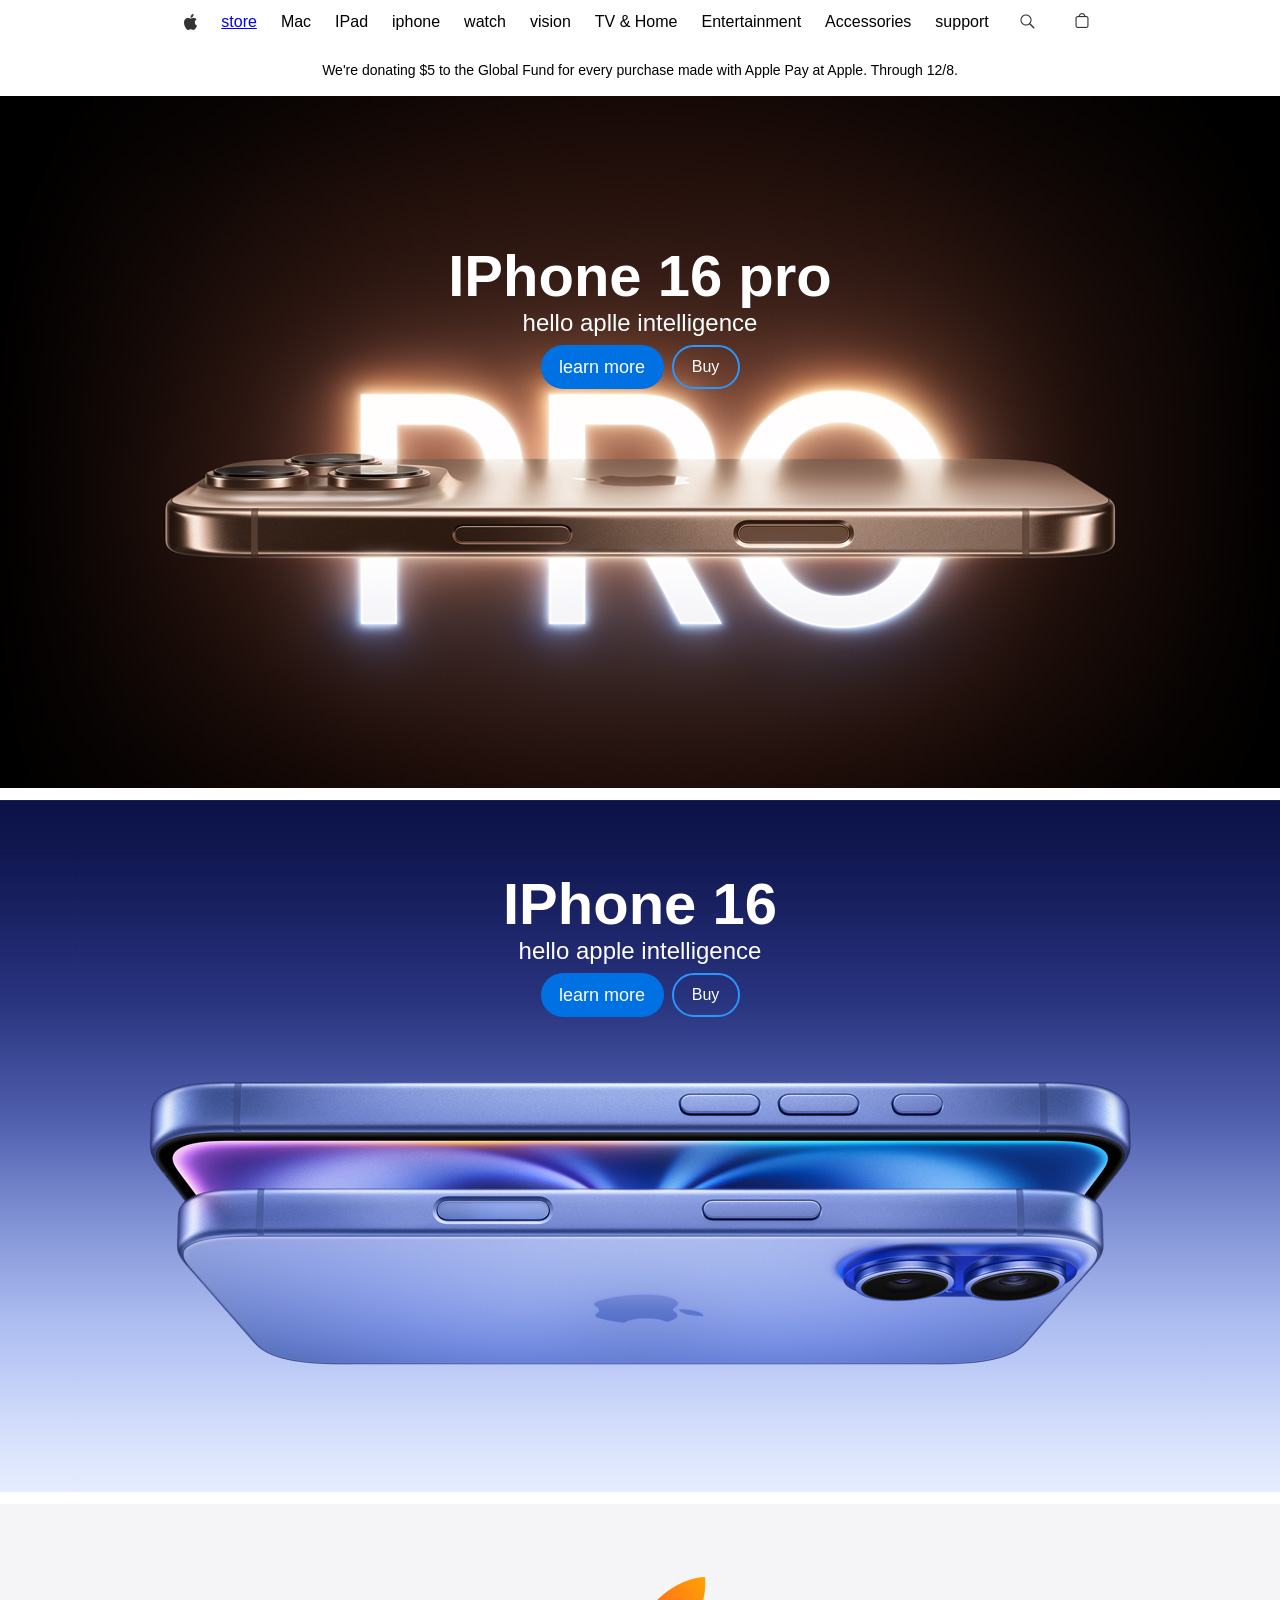
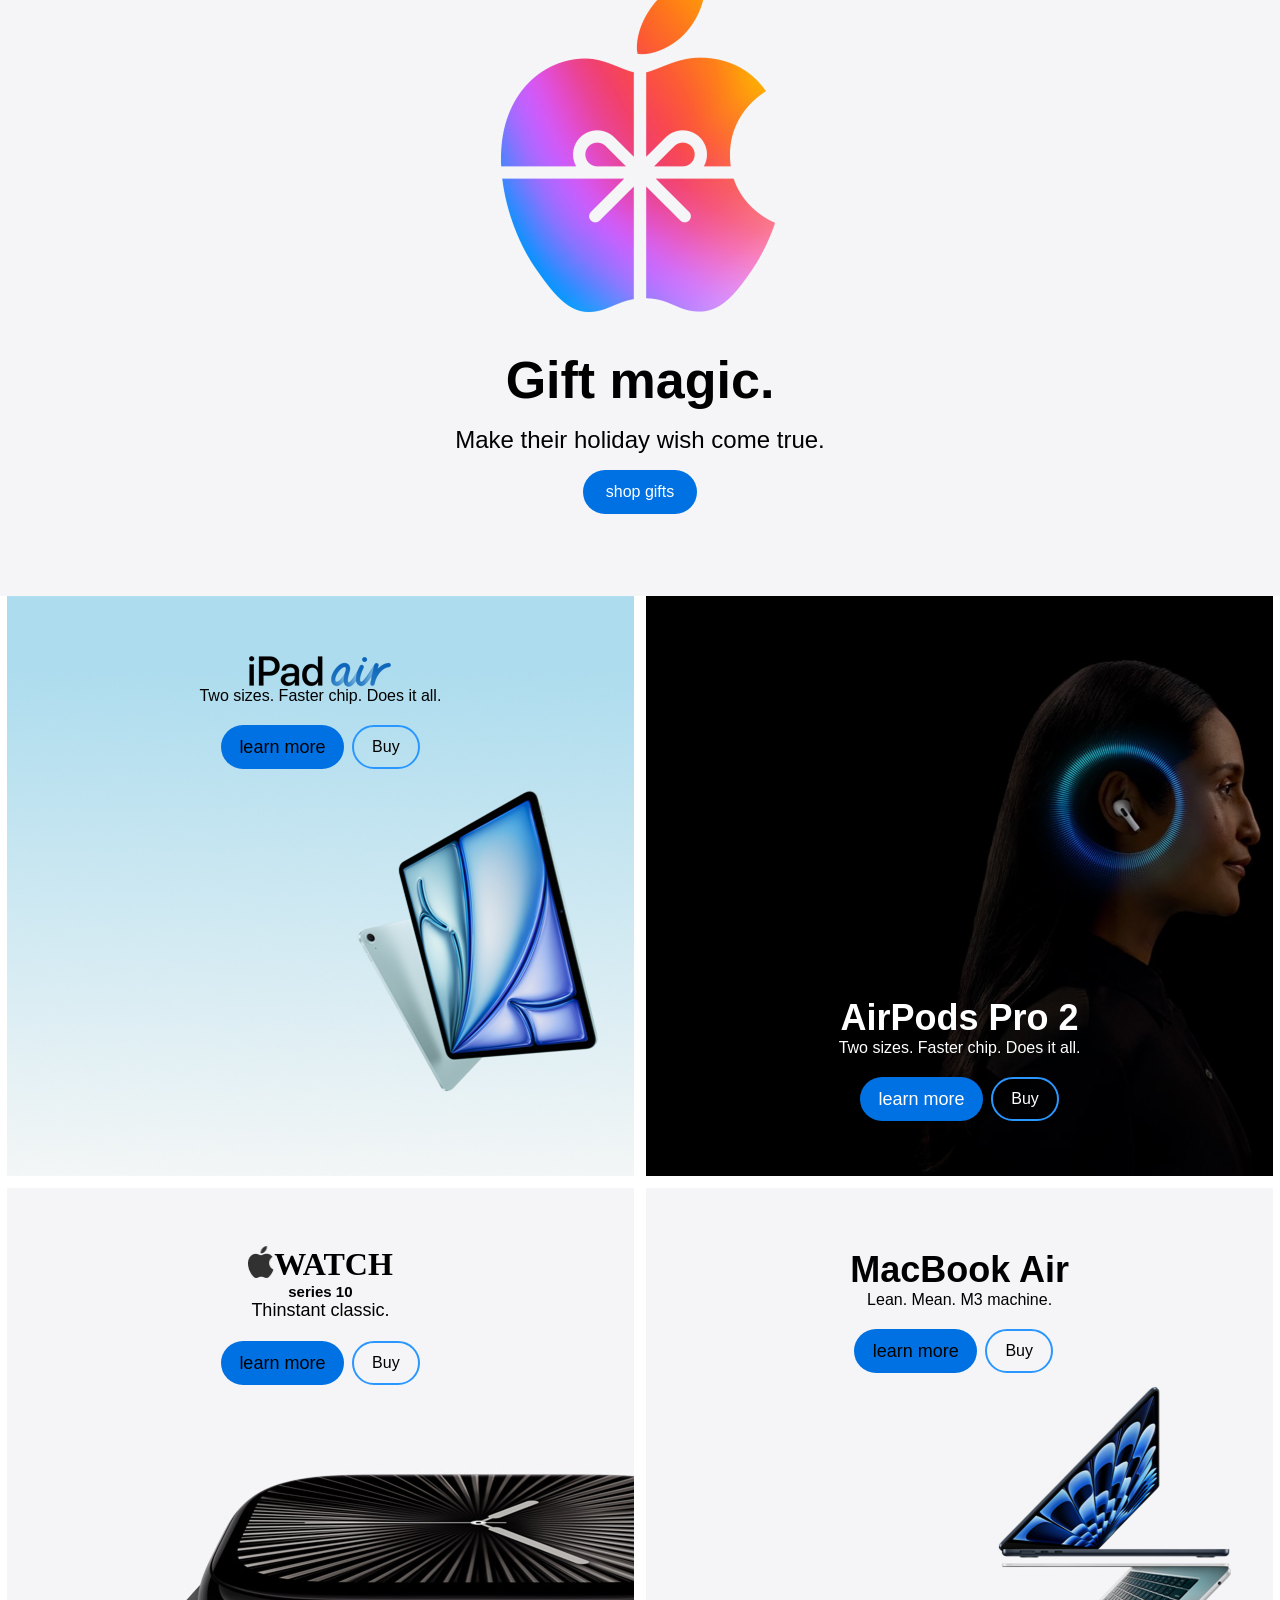
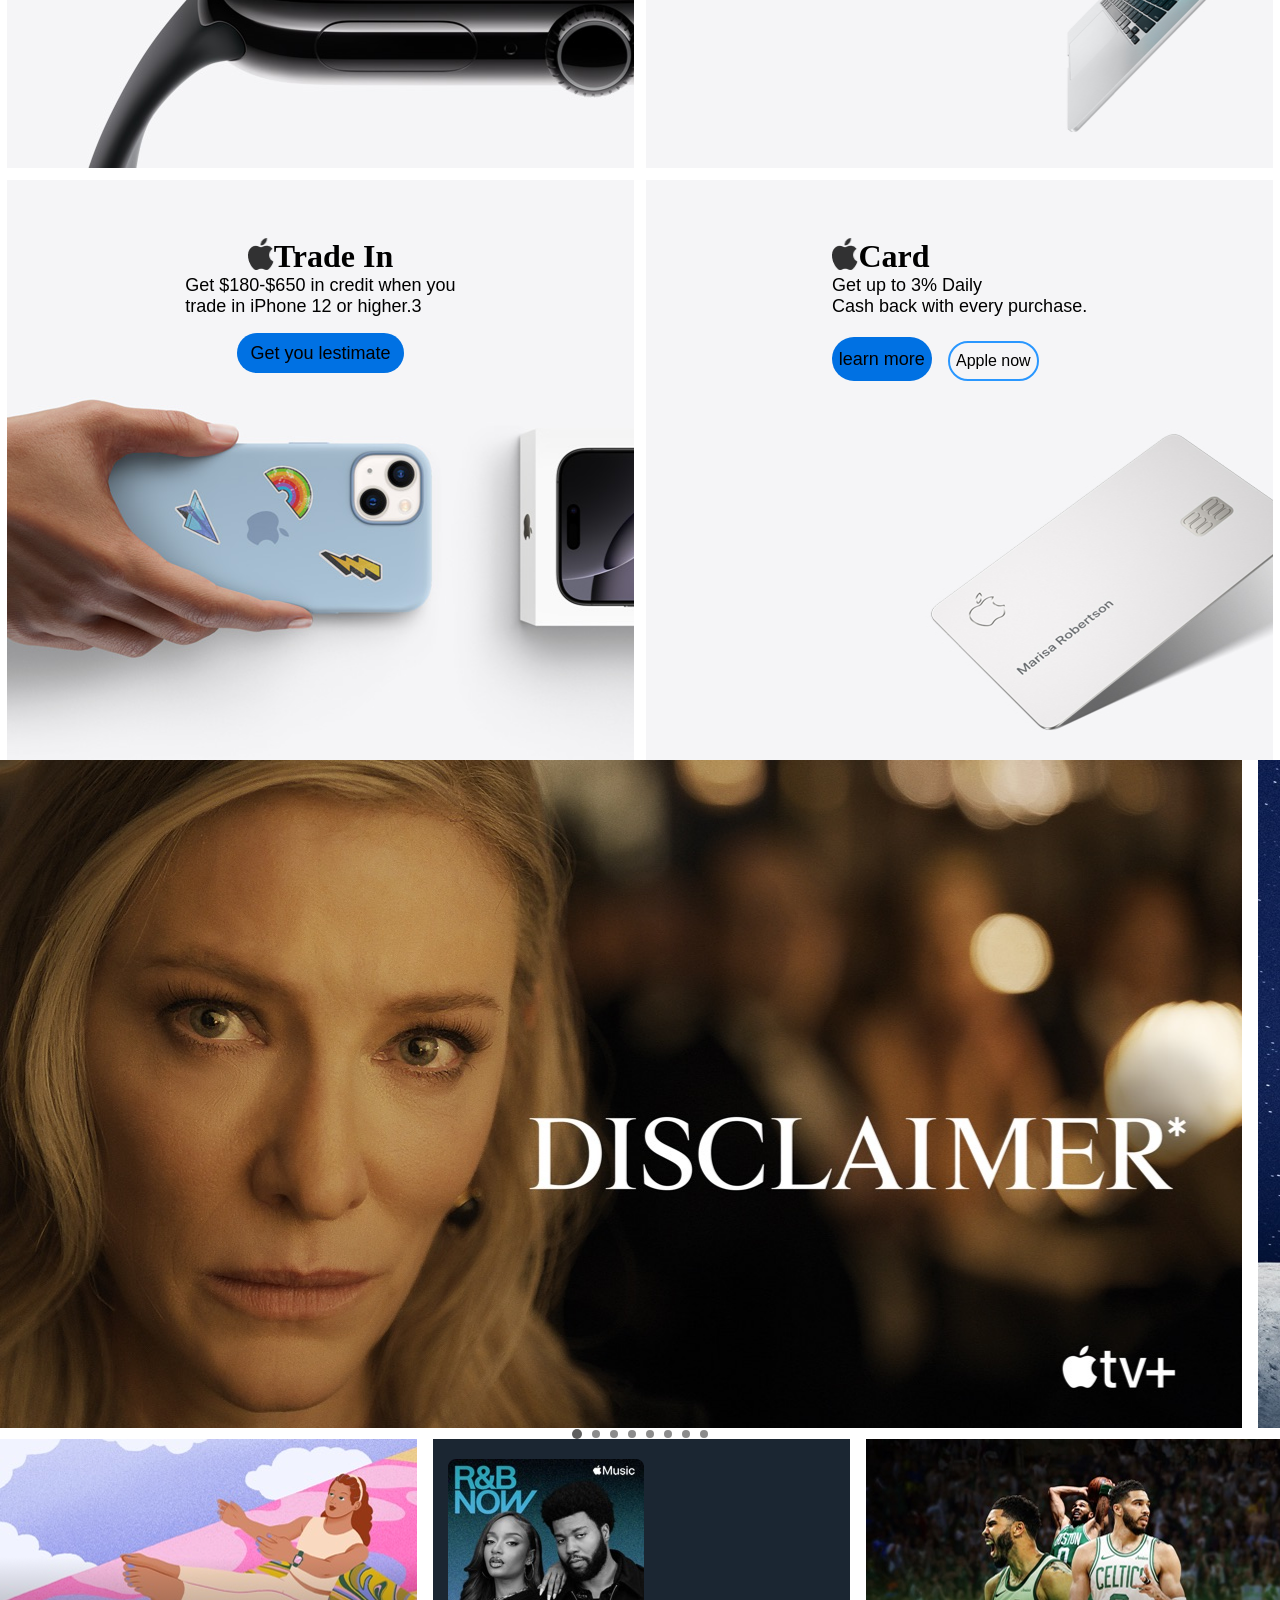
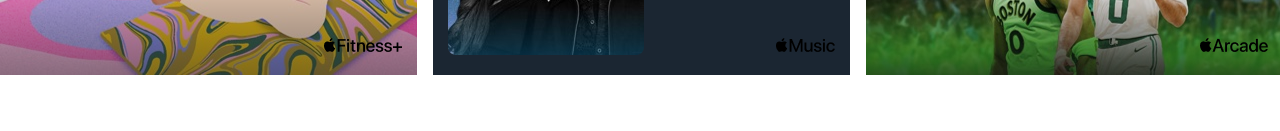
<file: index.html>
<!doctype html>
<html lang="en">
  <head>
    <meta charset="UTF-8" />
    <meta name="viewport" content="width=device-width, initial-scale=1.0" />
    <title>Document</title>
    <link rel="stylesheet" href="apple.css" />
  </head>

  <body>
    <header>
      <div class="tolgoi">
        <div class="logo"><img src="image/Vector (1).png" alt="logo" /></div>
        <div class="TH">
          <a  link href="style.html" class="TextHead">store</a>
          <div class="TextHead">Mac</div>
          <div class="TextHead">IPad</div>
          <div class="TextHead">iphone</div>
          <div class="TextHead">watch</div>
          <div class="TextHead">vision</div>
          <div class="TextHead">TV & Home</div>
          <div class="TextHead">Entertainment</div>
          <div class="TextHead">Accessories</div>
          <div class="TextHead">support</div>
        </div>
        <div class="d768">
          <div class="search">
            <img
              src="image/Item → Button - Search apple.com.png"
              alt="search"
            />
          </div>
          <div class="item"><img src="image/Item.png" alt="item" /></div>
          <div class="svg"><img src="image/SVG.png" alt="scg" /></div>
        </div>
      </div>
    </header>
    <section>
      <p class="donation">
        We're donating $5 to the Global Fund for every purchase made with Apple
        Pay at Apple. Through 12/8.
      </p>
    </section>
    <section class="hero1">
      <div class="Pro">
        <div class="buy">
          <div class="buy1">
            <h3 class="buy1T">IPhone 16 pro</h3>
            <p class="buy2T">hello aplle intelligence</p>
          </div>
          <div>
            <div class="learn">
              <div class="more">learn more</div>
              <div class="small">Buy</div>
            </div>
          </div>
        </div>
      </div>
    </section>
    <section class="hero1">
        <div class="l16 " >
            <Div class="buy10">
                    <div class="buy1">
                        <h3 class="buy1T">IPhone 16 </h3>
                        <p class="buy2T">hello apple intelligence</p>
                    </div>
                    <Div>
                    <div class="learn">
                        <div class="more">learn more </div>
                        <div class="small">Buy</div>
                    </div>
                    </Div>

        </div>
    </section>
    <section class="hero1">
        <div class="magic">
            <div class="gift">
                <P class="gift1T">Gift magic. </P>
                <p class=" gift2T">Make their holiday wish come true.</p>
                <div class="giftshop">
                    shop gifts 
                </div>
            </div>
        </div>
        
    </section>
    <section class="sixPic">
        <div class="box negback">
            <img src="image/Heading 3.png" alt="ipad" class="ipad">
            <P class="text6">Two sizes. Faster chip. Does it all.</P>
            <div class="learn zai">
                        <div class="more">learn more </div>
                        <div class="small">Buy</div>
            </div>
            <p class="color">Hello, Apple Intelligence.</p>
        </div>
        <div class="box hoyrback">
            <h3 class="pro2">AirPods Pro 2</h3>
            <P class="text6">Two sizes. Faster chip. Does it all.</P>
            <div class="learn zai">
                        <div class="more">learn more </div>
                        <div class="small">Buy</div>
            </div>
        </div>
        <div class="box guravback">
            <div>
            <div>
                <div class="watch"> <img src="image/Vector (2).png" alt="logo" class="alim">WATCH</div>
                <p class="series">series 10</p>
            </div>
            <p class="classic">Thinstant classic.</p>
            </div>

            <div class="learn zai">
                        <div class="more">learn more </div>
                        <div class="small">Buy</div>
            </div>
        </div>
        <div class="box duruvback">
            <div class="macBook">
            <h3 class="pro2">MacBook Air </h3>
            <P class="text6">Lean. Mean. M3 machine.</P>
            <div class="learn zai">
                        <div class="more">learn more </div>
                        <div class="small">Buy</div>
            </div>
            </div>
        </div>
        <div class="box tavback">
            <div>
            <div class="trade">
                <div class="watch"> <img src="image/Vector (2).png" alt="logo" class="alim">Trade In</div>
                <p class="classic">Get $180-$650 in credit when you <br>trade in iPhone 12 or higher.3</p>
            </div>
            <div class="lestimate">
                <div class="Get">Get you lestimate </div>
            </div>

            </div>
        </div>
        <div class="box zurgaaback">
            <div class="card">
                <div>
                <div class="watch"> <img src="image/Vector (2).png" alt="logo" class="alim">Card</div>
                <p class="classic">Get up to 3% Daily <br> Cash back with every purchase.</p>
                </div>
            <div class="learn zai so">
                        <div class="more">learn more </div>
                        <div class="smallnow">Apple now</div>
            </div>
            </div>
        </div>
    </section>
    <section class="scroll">
        <div class="Moon">
            <div class="Mer"> </div>
            <div class="flyme">

            </div>
            <div class="SH"></div>
        </div>
                
    </section>
    <div class="DT">
        <span class="dot active"></span>
        <span class="dot"></span>
        <span class="dot"></span>
        <span class="dot"></span>
         <span class="dot"></span>
        <span class="dot"></span>
        <span class="dot"></span>
        <span class="dot"></span>

    </div>
    <section class="scroll">
        <div class="zar">
        <div class="fitness"></div>
        <div class="rnb"></div>
        <div class="boston "></div>
        <diV class="kim"></diV>
        <div class="music"></div>
        </div>
    </section >                       
  </body>
</html>
</file>
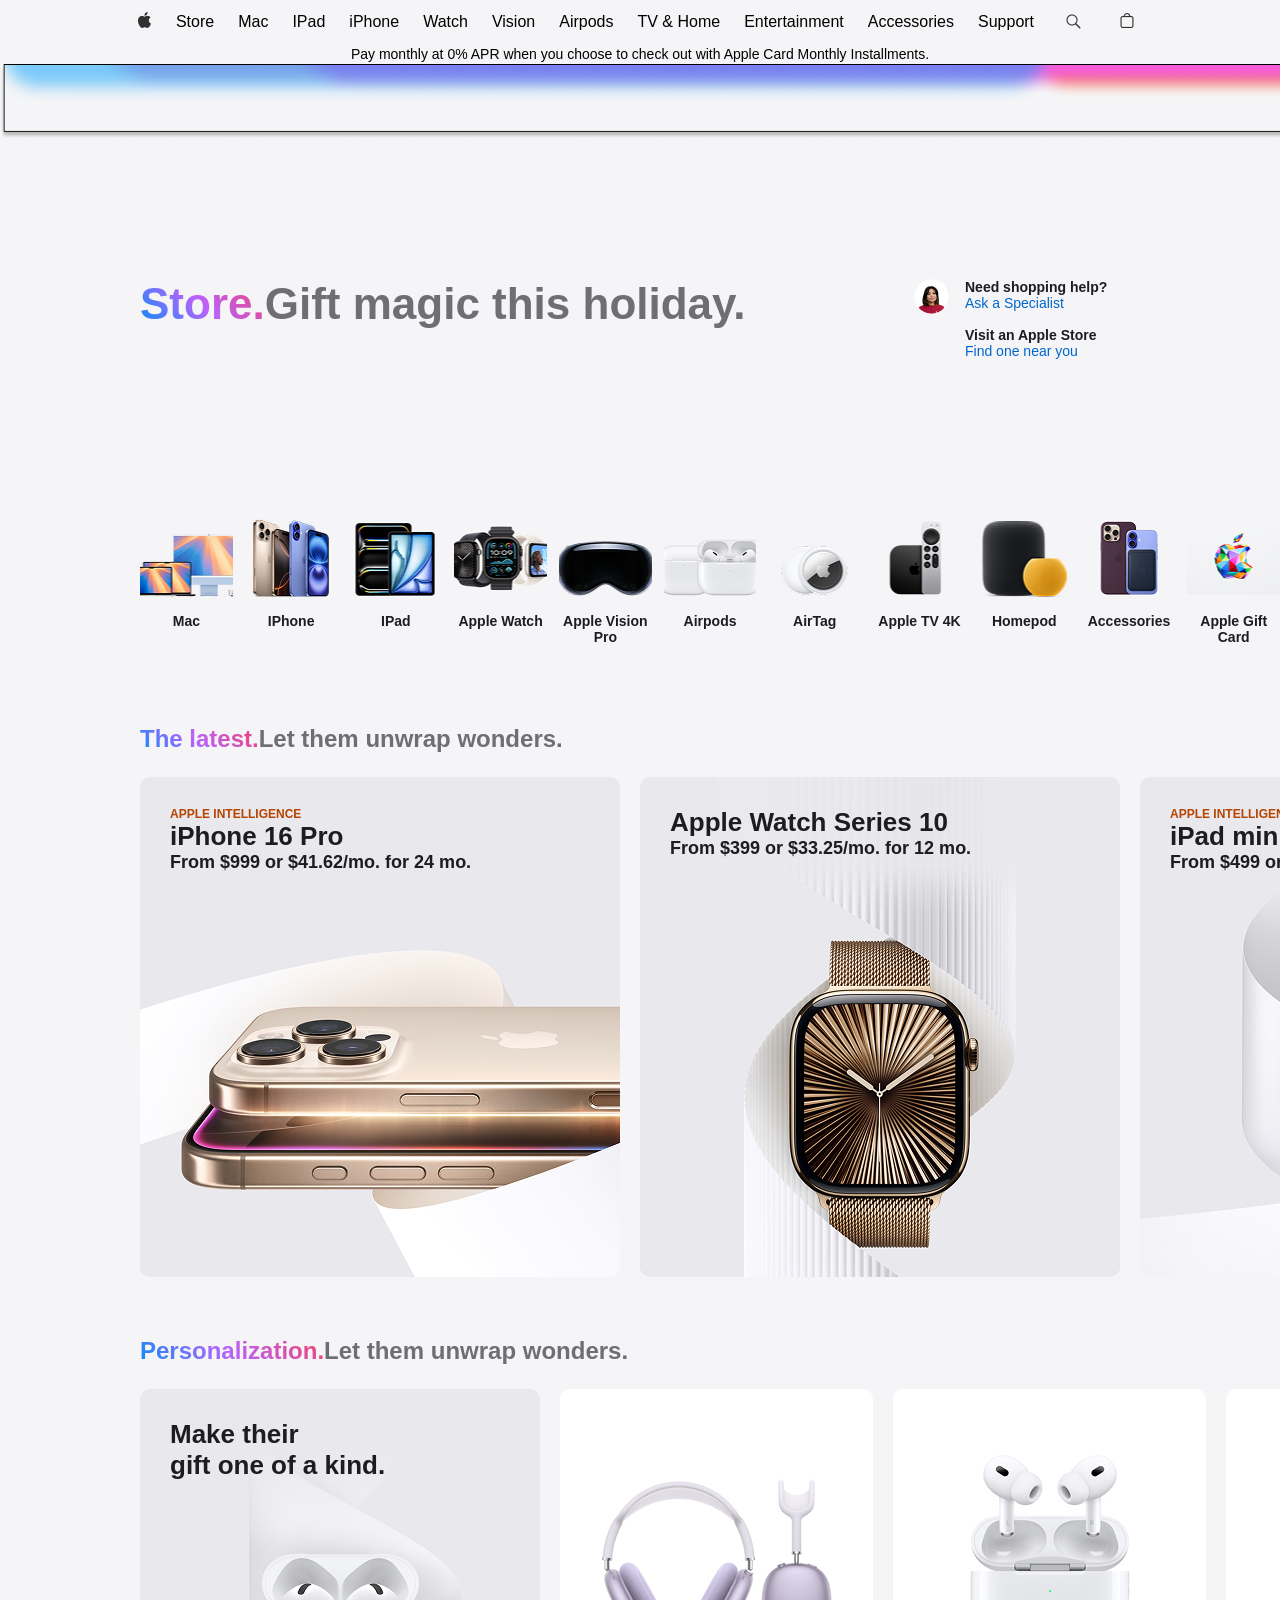
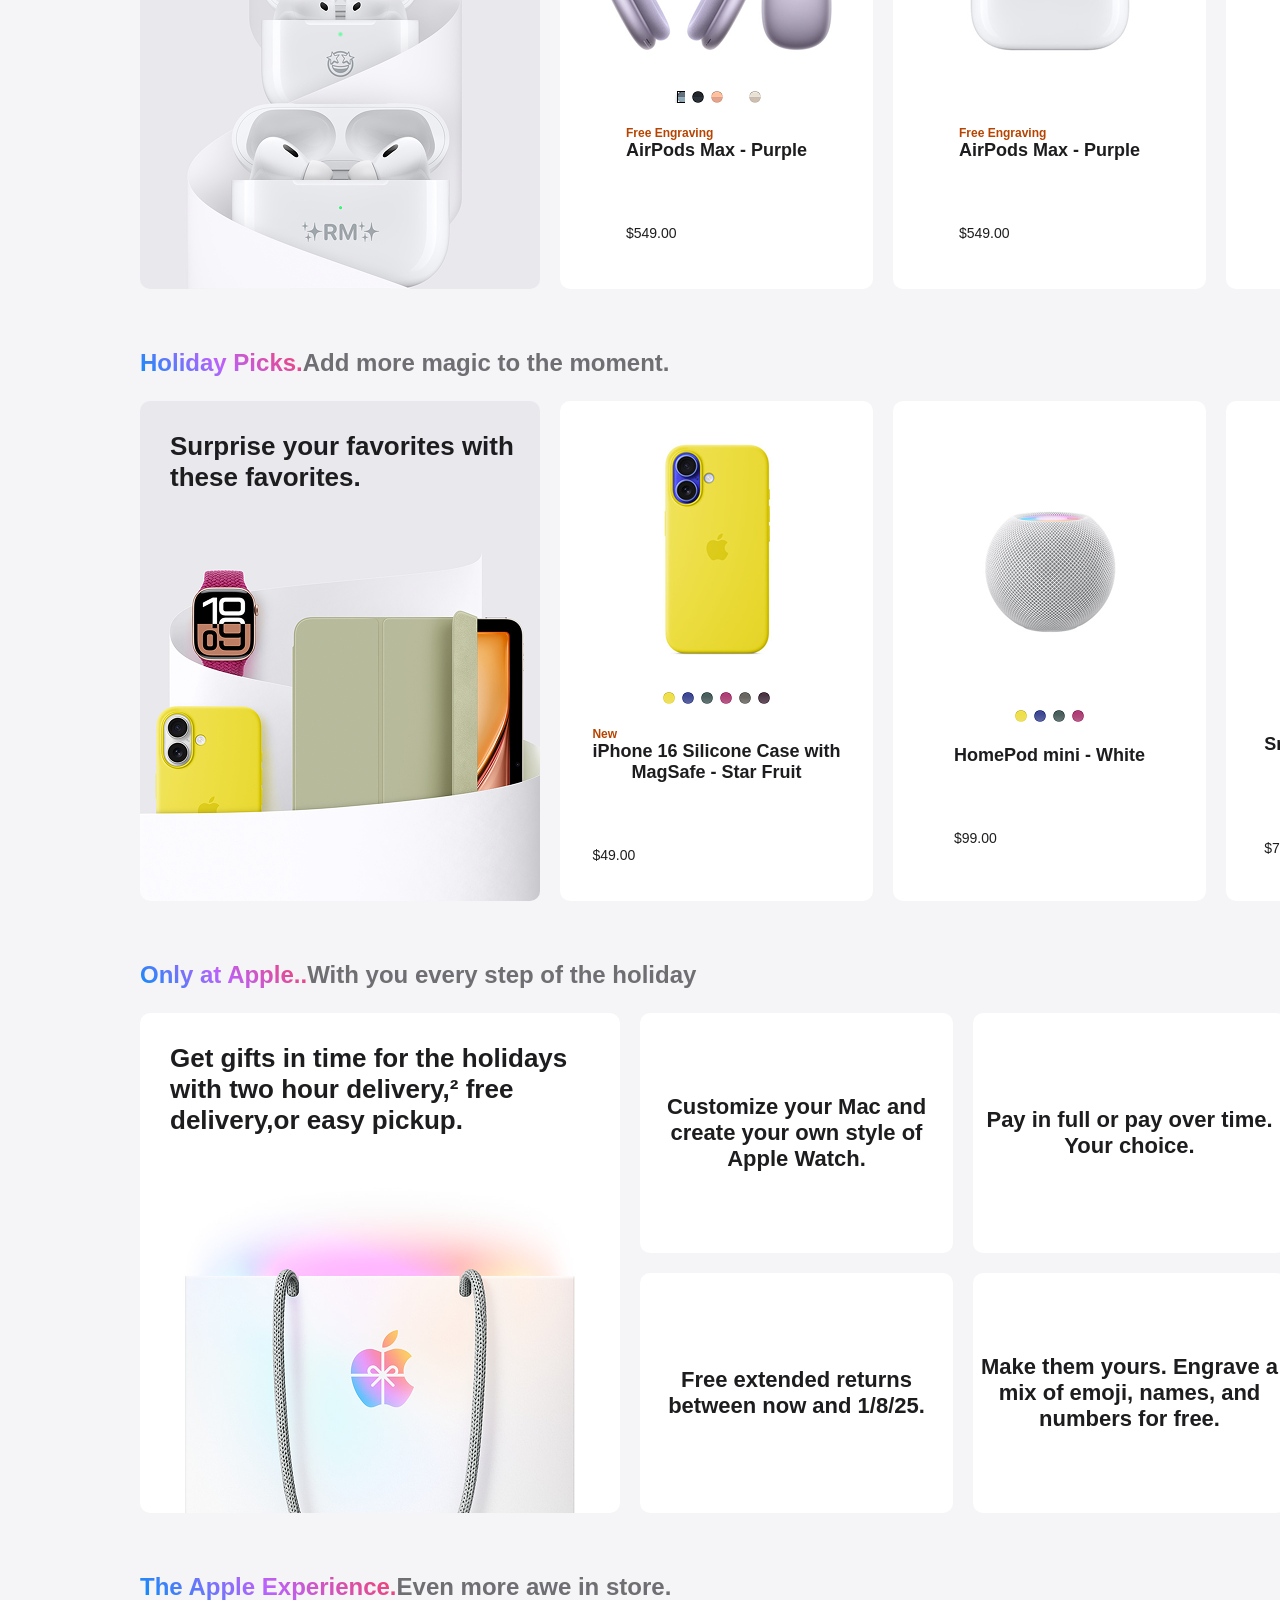
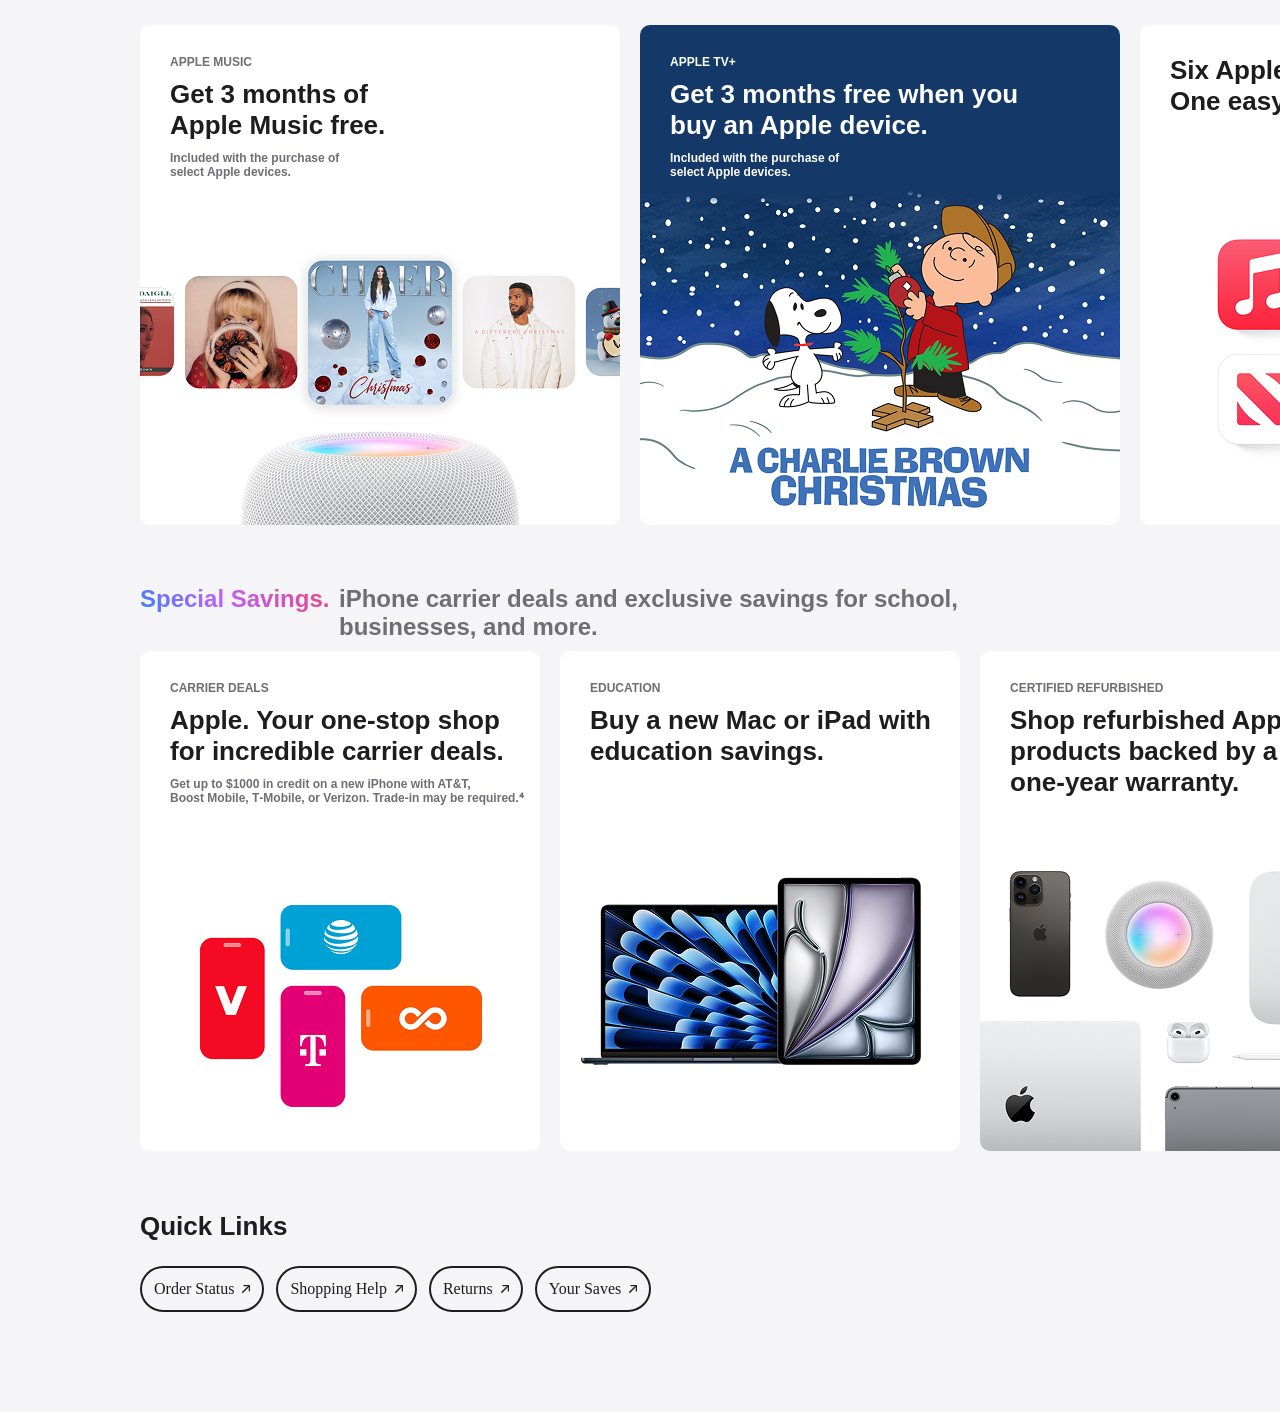
<file: style.html>
<!doctype html>
<html lang="en">
  <head>
    <meta charset="UTF-8" />
    <meta name="viewport" content="width=device-width, initial-scale=1.0" />
    <title>Document</title>
    <link rel="stylesheet" href="ds.css" />
  </head>
  <body>
    <main>
      <header>
        <div class="tolgoi">
          <div class="logo">
            <a link href="index.html"><img src="image/Vector (1).png" alt="logo" /></a>
          </div>
          <div class="TextHead">Store</div>
          <div class="TextHead">Mac</div>
          <div class="TextHead">IPad</div>
          <div class="TextHead">iPhone</div>
          <div class="TextHead">Watch</div>
          <div class="TextHead">Vision</div>
          <div class="TextHead">Airpods</div>
          <div class="TextHead">TV & Home</div>
          <div class="TextHead">Entertainment</div>
          <div class="TextHead">Accessories</div>
          <div class="TextHead">Support</div>
          <div class="search">
            <img
              src="image/Item → Button - Search apple.com.png"
              alt="search"
            />
          </div>
          <div class="item"><img src="image/Item.png" alt="item" /></div>
        </div>
        <section class="dona">
          <p class="donation">
            Pay monthly at 0% APR when you choose to check out with Apple Card
            Monthly Installments.
          </p>
        </section>
        <div class="background"></div>
      </header>
      <section>
        <div class="sec1">
          <div class="this">
            <div class="store ungu">Store.</div>
            <div class="gift">Gift magic this holiday.</div>
          </div>
          <div class="asuult">
            <div class="profile"></div>
            <div class="hariult">
              <div>
                <p class="need">Need shopping help?</p>
                <p class="ask">Ask a Specialist</p>
              </div>
              <div>
                <p class="need">Visit an Apple Store</p>
                <p class="ask">Find one near you</p>
              </div>
            </div>
          </div>
        </div>
      </section>
      <section>
        <div class="product">
          <div class="hairtsag">
            <div class="baraa Mac1"></div>
            <div class="ner">Mac</div>
          </div>
          <div class="hairtsag">
            <div class="baraa Iphone"></div>
            <div class="ner">IPhone</div>
          </div>
          <div class="hairtsag">
            <div class="baraa IPAD"></div>
            <div class="ner">IPad</div>
          </div>
          <div class="hairtsag">
            <div class="baraa watch"></div>
            <div class="ner">Apple Watch</div>
          </div>
          <div class="hairtsag">
            <div class="baraa vision"></div>
            <div class="ner">Apple Vision Pro</div>
          </div>
          <div class="hairtsag">
            <div class="baraa airpods"></div>
            <div class="ner">Airpods</div>
          </div>
          <div class="hairtsag">
            <div class="baraa airtag"></div>
            <div class="ner">AirTag</div>
          </div>
          <div class="hairtsag">
            <div class="baraa tv"></div>
            <div class="ner">Apple TV 4K</div>
          </div>
          <div class="hairtsag">
            <div class="baraa home"></div>
            <div class="ner">Homepod</div>
          </div>
          <div class="hairtsag">
            <div class="baraa acc"></div>
            <div class="ner">Accessories</div>
          </div>
          <div class="hairtsag">
            <div class="baraa card"></div>
            <div class="ner">Apple Gift Card</div>
          </div>
        </div>
      </section>
      <section>
        <div class="this">
          <div class="solongo ungu">The latest.</div>
          <div class="saaral">Let them unwrap wonders.</div>
        </div>
        <div class="scroll">
          <div class="dzurga">
            <div class="une zurag1">
              <div class="text1">APPLE INTELLIGENCE</div>
              <div class="price">
                <p class="big">iPhone 16 Pro</p>
                <p class="midle">From $999 or $41.62/mo. for 24 mo.</p>
              </div>
            </div>

            <div class="une zurag2">
              <div class="price">
                <p class="big">Apple Watch Series 10</p>
                <p class="midle">From $399 or $33.25/mo. for 12 mo.</p>
              </div>
            </div>
            <div class="une zurag3">
              <div class="text1">APPLE INTELLIGENCE</div>
              <div class="price">
                <p class="big">iPad mini</p>
                <p class="midle">From $499 or $41.58/mo. for 12 mo.</p>
              </div>
            </div>
            <div class="une zurag4">
              <div class="text1">APPLE INTELLIGENCE</div>
              <div class="price">
                <p class="big">MacBook Pro</p>
                <p class="midle">From $1599 or $133.25/mo. for 12 mo.</p>
              </div>
            </div>
          </div>
        </div>
      </section>
      <section>
        <div class="this">
          <div class="solongo ungu">Personalization.</div>
          <div class="saaral">Let them unwrap wonders.</div>
        </div>
        <div class="scroll">
          <div class="dzurga">
            <div class="une Pzurag1">
              <div class="price">
                <p class="big">Make their <br />gift one of a kind.</p>
              </div>
            </div>
            <div class="Max">
              <div class="airpod"></div>
              <div class="colors">
                <div class="hemjee zzurga1"></div>
                <div class="hemjee zzurga2"></div>
                <div class="hemjee zzurga3"></div>
                <div class="hemjee zzurga4"></div>
                <div class="hemjee zzurga5"></div>
              </div>
              <div class="soso">
                <div class="text1">Free Engraving</div>
                <div class="big2">AirPods Max - Purple</div>
                <div class="dd">$549.00</div>
              </div>
            </div>

            <div class="Max2">
              <div class="airpod2"></div>
              <div class="soso">
                <div class="text1">Free Engraving</div>
                <div class="big2">AirPods Max - Purple</div>
                <div class="dd">$549.00</div>
              </div>
            </div>
            <div class="Max2">
              <div class="airpod3"></div>
              <div class="soso">
                <div class="text1">Free Engraving</div>
                <div class="big2">
                  AirPods 4 with Active <br />Noise Cancellation
                </div>
                <div class="dd">$179.00</div>
              </div>
            </div>
            <div class="Max2">
              <div class="airpod4"></div>
              <div class="soso">
                <div class="text1">New</div>
                <div class="big2">Apple Pencil Pro</div>
                <div class="dd">$49.00</div>
              </div>
            </div>
            <div class="Max2">
              <div class="airpod3"></div>
              <div class="soso">
                <div class="text1">Free Engraving</div>
                <div class="big2">
                  AirPods 4 with Active <br />Noise Cancellation
                </div>
                <div class="dd">$179.00</div>
              </div>
            </div>
          </div>
        </div>
      </section>
      <section>
        <div class="this">
          <div class="solongo ungu">Holiday Picks.</div>
          <div class="saaral">Add more magic to the moment.</div>
        </div>
        <div class="scroll">
          <div class="dzurga">
            <div class="une Pzurg1">
              <div class="price">
                <p class="big">Surprise your favorites with these favorites.</p>
              </div>
            </div>
            <div class="Max">
              <div class="dagaldah"></div>
              <div class="colors">
                <div class="hemjee SHUU"></div>
                <div class="hemjee SHUU2"></div>
                <div class="hemjee SHUU3"></div>
                <div class="hemjee SHUU4"></div>
                <div class="hemjee SHUU5"></div>
                <div class="hemjee SHUU6"></div>
              </div>
              <div class="soso">
                <div class="text1">New</div>
                <div class="big2">
                  iPhone 16 Silicone Case with <br />
                  MagSafe - Star Fruit
                </div>
                <div class="dd">$49.00</div>
              </div>
            </div>
            <div class="Max">
              <div class="dagaldah2"></div>
              <div class="colors">
                <div class="hemjee SHUU"></div>
                <div class="hemjee SHUU2"></div>
                <div class="hemjee SHUU3"></div>
                <div class="hemjee SHUU4"></div>
              </div>
              <div class="soso">
                <div class="big2">HomePod mini - White</div>
                <div class="dd">$99.00</div>
              </div>
            </div>
            <div class="Max">
              <div class="dagaldah3"></div>
              <div class="colors">
                <div class="hemjee SHUU"></div>
                <div class="hemjee SHUU3"></div>
                <div class="hemjee SHUU4"></div>
              </div>
              <div class="soso">
                <div class="big2">
                  Smart Folio for iPad Air 11 - <br />inch (M2) - Sage
                </div>
                <div class="dd">$79.00</div>
              </div>
            </div>
            <div class="Max">
              <div class="dagaldah4"></div>
              <div class="colors">
                <div class="hemjee SHUU"></div>
                <div class="hemjee SHUU2"></div>
                <div class="hemjee SHUU3"></div>
                <div class="hemjee SHUU4"></div>
              </div>
              <div class="soso">
                <div class="text1">New</div>
                <div class="big2">
                  Beats Solo 4 - On-Ear Wireless Headphones - Slate Blue
                </div>
                <div class="dd">$79.00</div>
              </div>
            </div>
            <div class="Max2">
              <div class="dagaldah5"></div>
              <div class="soso">
                <div class="text1">Free Engraving</div>
                <div class="big2">
                  AirPods 4 with Active <br />Noise Cancellation
                </div>
                <div class="dd">$179.00</div>
              </div>
            </div>
          </div>
        </div>
      </section>
      <section>
        <div class="this">
          <div class="solongo ungu">Only at Apple..</div>
          <div class="saaral">With you every step of the holiday</div>
        </div>
        <div class="scroll">
          <div class="dzurga">
            <div class="une cardz">
              <div class="price">
                <p class="big">
                  Get gifts in time for the holidays with two hour delivery,²
                  free delivery,or easy pickup.
                </p>
              </div>
            </div>
            <div class="borderah">
              <div class="borderT border">
                Customize your Mac and create your own style of Apple Watch.
              </div>
              <div class="borderT border">
                Pay in full or pay over time. Your choice.
              </div>
              <div class="borderT border">
                Free extended returns between now and 1/8/25.
              </div>
              <div class="borderT border">
                Make them yours. Engrave a mix of emoji, names, and numbers for
                free.
              </div>
            </div>
            <div class="une cardz2">
              <div class="TexT1">APPLE INTELLIGENCE</div>
              <div class="price">
                <p class="big">
                  Trade in your current device. Get credit toward a new one.³
                </p>
              </div>
            </div>
            <div class="une cardz3">
              <div class="TexT1">APPLE INTELLIGENCE</div>
              <div class="price">
                <p class="big">
                  Find gifts with an Apple Specialist in a store or online.
                </p>
              </div>
            </div>
          </div>
        </div>
      </section>
      <section>
        <div class="this">
          <div class="solongo ungu">The Apple Experience.</div>
          <div class="saaral">Even more awe in store.</div>
        </div>
        <div class="scroll">
          <div class="dzurga">
            <div class="une charlie charlieZ">
              <div class="TexT1">APPLE MUSIC</div>
              <div class="price">
                <p class="big">
                  Get 3 months of <br />
                  Apple Music free.
                </p>
              </div>
              <div class="TexT1">
                Included with the purchase of <br />
                select Apple devices.
              </div>
            </div>
            <div class="une charlie charlieZ2">
              <div class="TexT2">APPLE TV+</div>
              <div class="price">
                <p class="big3">
                  Get 3 months free when you <br />
                  buy an Apple device.
                </p>
              </div>
              <div class="TexT2">
                Included with the purchase of <br />
                select Apple devices.
              </div>
            </div>
            <div class="une charlie charlieZ3">
              <div class="price">
                <p class="big">
                  Six Apple services.<br />One easy subscription.
                </p>
              </div>
            </div>
            <div class="une charlie charlieZ4">
              <div class="TexT1">APPLE INTELLIGENCE</div>
              <div class="price">
                <p class="big">
                  New features for writing, <br />
                  focus,communication, and more.
                </p>
              </div>
            </div>
          </div>
        </div>
      </section>
      <section>
        <div class="this2">
          <div class="solongo2 ungu">Special Savings.</div>
          <div class="saaral2">
            iPhone carrier deals and exclusive savings for school,<br />
            businesses, and more.
          </div>
        </div>
        <div class="scroll">
          <div class="dzurga">
            <div class="une lastsec lastsecZ">
              <div class="TexT1">CARRIER DEALS</div>
              <div class="price">
                <p class="big">
                  Apple. Your one‑stop shop for incredible carrier deals.
                </p>
              </div>
              <div class="TexT1">
                Get up to $1000 in credit on a new iPhone with AT&T,
                Boost Mobile, T‑Mobile, or Verizon. Trade‑in may be required.⁴
              </div>
            </div>
            <div class="une lastsec lastsecZ2">
              <div class="TexT1">EDUCATION</div>
              <div class="price">
                <p class="big">Buy a new Mac or iPad with education savings.</p>
              </div>
            </div>
            <div class="une lastsec lastsecZ3">
              <div class="TexT1">CERTIFIED REFURBISHED</div>
              <div class="price">
                <p class="big">
                  Shop refurbished Apple products backed by a one‑year warranty.
                </p>
              </div>
            </div>
            <div class="une lastsec lastsecZ4">
              <div class="TexT2">BUSINESS</div>
              <div class="price">
                <p class="big3">
                  From enterprise to small business, we’ll work with you.
                </p>
              </div>
            </div>
            <div class="une lastsec lastsecZ5">
              <div class="TexT1">GOVERNMENT</div>
              <div class="price">
                <p class="big">
                  Special pricing is available for state, local, and federal
                  agencies.
                </p>
              </div>
            </div>
          </div>
        </div>
      </section>
      <footer>
        <div class="big">Quick Links</div>
        <div class="food">
          <div class="fooderT">
            Order Status
            <img src="image/Vector (3).png" alt="" width="8px" height="8px" />
          </div>
          <div class="fooderT">
            Shopping Help
            <img src="image/Vector (3).png" alt="" width="8px" height="8px" />
          </div>
          <div class="fooderT">
            Returns
            <img src="image/Vector (3).png" alt="" width="8px" height="8px" />
          </div>
          <div class="fooderT">
            Your Saves
            <img src="image/Vector (3).png" alt="" width="8px" height="8px" />
          </div>
      </footer>
    </main>
  </body>
</html>
</file>
<file: apple.css>
* {
  padding: 0px;
  margin: 0px;
  box-sizing: border-box;
}

body {
  display: flex;
  flex-direction: column;
  align-items: center;
}

header {
  width: 100%;
  max-width: 1920px;
  height: 44px;
  background-color: white;
  display: flex;
  justify-content: center;
}

.tolgoi {
  display: flex;
  justify-content: center;
  flex-direction: row;
  align-items: center;
  gap: 24px;
}

.TextHead {
  font-size: 12 px;
  font-family: "Inter", sans-serif;
  font-weight: 400;
}
.logo {
  width: 14px;
  height: 44px;
  display: flex;
  justify-content: center;
  align-items: center;
}
.TH {
  display: flex;
  justify-content: center;
  flex-direction: row;
  align-items: center;
  gap: 24px;
}
.d768 {
  display: flex;
  justify-content: center;
  flex-direction: row;
  align-items: center;
  gap: 24px;
}
.search {
  width: 30px;
  height: 44px;
  display: flex;
  justify-content: center;
  align-items: center;
}
.item {
  width: 30px;
  height: 44px;
  display: flex;
  justify-content: center;
  align-items: center;
}
.svg {
  display: none;
  width: 18px;
  justify-content: center;
  height: 18px;
  align-items: center;
}
.donation {
  width: 100%;
  max-width: 1920px;
  height: 52px;
  font-size: 14px;
  font-family: "inter", sans-serif;
  font-weight: 400;
  display: flex;
  justify-content: center;
  align-items: center;
  margin: 0px;
}

.hero1 {
  max-width: 1920px;
  width: 100%;
}
.Pro {
  width: 100%;
  height: 692px;
  background-image: url(image/Background\ \(2\).png);
  background-position: center;
  background-size: cover;
  display: flex;
  justify-content: center;
  color: white;
  gap: 20px;
}
.buy {
  margin-top: 131px;
  width: 405px;
  height: 172px;
  display: flex;
  justify-content: center;
  flex-direction: column;
  align-items: center;
}
.buy1 {
  width: 405px;
  height: 108px;
  display: flex;
  flex-direction: column;
  justify-content: center;
}
.buy1T {
  font-size: 58px;
  font-family: "Inter", sans-serif;
  font-weight: 600;
  margin: 0px;
  display: flex;
  justify-content: center;
}
.buy2T {
  font-size: 24px;
  font-family: "inter", sans-serif;
  font-weight: 400;
  height: 32px;
  margin: 0px;
  display: flex;
  justify-content: center;
}
.learn {
  width: 207px;
  height: 44px;
  display: flex;
  justify-content: space-around;
  align-items: flex-end;
}
.more {
  width: 123px;
  height: 44px;
  display: flex;
  justify-content: center;
  align-items: center;
  background-color: #0071e3;
  border-radius: 100px;
  font-size: 18px;
  font-family: "inter", sans-serif;
  font-weight: 400;
}
.small {
  width: 68px;
  height: 44px;
  display: flex;
  justify-content: center;
  align-items: center;
  border: 2px solid #2997ff;
  border-radius: 100px;
  font-size: 16px;
  font-family: "inter", sans-serif;
  font-weight: 400;
}
.l16 {
  margin-top: 12px;
  max-width: 1920px;
  width: 100%;
  height: 692px;
  background-image: url(image/Figure.png);
  background-size: cover;
  background-position: center;
  display: flex;
  justify-content: center;
  color: white;
}
.buy10 {
  margin-top: 55px;
  width: 405px;
  height: 172px;
  display: flex;
  justify-content: center;
  flex-direction: column;
  align-items: center;
}
.magic {
  margin-top: 12px;
  max-width: 1920px;
  width: 100%;
  height: 692px;
  background-image: url(image/Figure\ \(1\).png);
  background-size: cover;
  background-position: center;
  display: flex;
  justify-content: center;
  color: white;
}
.gift {
  width: 405px;
  height: 164px;
  gap: 16px;
  margin-top: 446px;
  display: flex;
  flex-direction: column;
  justify-content: center;
  align-items: center;
}
.gift1T {
  display: flex;
  justify-content: center;
  font-size: 52px;
  font-family: "inter", sans-serif;
  font-weight: 600;
  color: black;
}
.gift2T {
  display: flex;
  justify-content: center;
  font-size: 24px;
  font-family: "inter", sans-serif;
  font-weight: 400;
  color: black;
}
.giftshop {
  width: 114px;
  height: 44px;
  font-size: 16px;
  font-family: "inter", sans-serif;
  font-weight: 400;
  background-color: #0071e3;
  border-radius: 100px;
  color: white;
  display: flex;
  justify-content: center;
  align-items: center;
}
.sixPic {
  max-width: 1920px;
  width: 100%;
  display: flex;
  justify-content: center;
  align-items: center;
  gap: 12px;
  flex-wrap: wrap;
}
.box {
  width: 49%;
  max-width: 942px;
  height: 580px;
  display: flex;
  align-items: center;
  flex-direction: column;
}
.negback {
  background-image: url(image/Figure\ \(2\).png);
}
.hoyrback {
  background-image: url(image/Figure\ \(3\).png);
  color: white;
}
.guravback {
  background-image: url(image/Figure\ \(4\).png);
}
.duruvback {
  background-image: url(image/Figure\ \(5\).png);
}
.tavback {
  background-image: url(image/Figure\ \(6\).png);
}
.zurgaaback {
  background-image: url(image/Figure\ \(7\).png);
}
.ipad {
  width: 100%;
  max-width: 430px;
  height: 33px;
  display: flex;
  justify-content: center;
  align-items: center;
  margin-top: 58px;
}
.text6 {
  font-family: "Inter", sans-serif;
  font-weight: 400;
  display: flex;
  justify-content: center;
  margin: 0px;
}
.zai {
  margin-top: 20px;
}
.color {
  height: 18px;
  border: 1px solid red;
  margin-top: 509px;
  font-size: 14px;
  font-family: "inter", sans-serif;
  font-weight: 400;
  color: black;
}
.pro2 {
  font-size: 36px;
  font-weight: 600;
  font-family: "Inter", sans-serif;
  margin-top: 401px;
}
.trade {
  display: flex;
  flex-direction: column;
  align-items: center;
}
.watch {
  display: flex;
  margin-top: 58px;
  font-size: 32px;
  font-weight: 600;
  font-family: "inter" sans-serif;
}
.alim {
  width: 26.35px;
  height: 32px;
}
.series {
  font-size: 15px;
  font-weight: 600;
  font-family: "inter", sans-serif;
  display: flex;
  justify-content: center;
}
.classic {
  font-size: 18px;
  font-weight: 400;
  font-family: "inter", sans-serif;
  display: flex;
  justify-content: center;
}
.macBook {
  margin-top: -340px;
}
.lestimate {
  display: flex;
  justify-content: center;
}
.Get {
  width: 167px;
  height: 40px;
  display: flex;
  justify-content: center;
  align-items: center;
  background-color: #0071e3;
  border-radius: 100px;
  font-size: 18px;
  font-family: "inter", sans-serif;
  font-weight: 400;
  margin-top: 16px;
}
.card {
  display: flex;
  flex-direction: column;
  justify-content: space-evenly;
}
.smallnow {
  width: 112px;
  height: 40px;
  display: flex;
  justify-content: center;
  align-items: center;
  border: 2px solid #2997ff;
  border-radius: 100px;
  font-size: 16px;
  font-family: "inter", sans-serif;
  font-weight: 400;
}
.so {
  gap: 16px;
}

.scroll {
  max-width: 1920px;
  width: 100%;
  overflow-x: scroll;
}
.Moon {
  width: 3759px;
  height: 669px;
  display: flex;
  flex-direction: row;
  gap: 16px;
  animation: 5s infinite linear slideloop;
}

.Mer {
  width: 1250px;
  height: 668px;
  background-image: url(image/Link\ \(3\).png);
}
.flyme {
  width: 1250px;
  height: 668px;
  background-image: url(image/Link\ \(2\).png);
}
.SH {
  width: 1250px;
  height: 668px;
  background-image: url(image/Link\ \(4\).png);
}
.DT {
  width: 220px;
  height: 10px;
  display: flex;
  justify-content: center;
  align-items: center;
  gap: 10px;
}
.slider-dots {
  display: flex;
  justify-content: center;
  align-items: center;
  gap: 10px;
  padding: 10px;
}
.dot {
  width: 8px;
  height: 8px;
  border-radius: 50%;
  background-color: #000000;
  opacity: 0.45;
  transition: all 0.3s ease;
}
.dot.active {
  width: 10px;
  height: 10px;
  opacity: 1;
  background: #5f5f5f;
}
.last {
  width: 1920px;
  overflow-x: scroll;
}
.zar {
  height: 292px;
  width: 3782px;
  display: flex;
  flex-direction: row;
  gap: 16px;
}
.fitness {
  width: 417px;
  height: 236px;
  background-image: url(image/Background\ \(3\).png);
}
.rnb {
  width: 417px;
  height: 236px;
  background-image: url(image/Background\ \(4\).png);
}
.boston {
  width: 417px;
  height: 236px;
  background-image: url(image/Background\ \(5\).png);
}
.kim {
  width: 417px;
  height: 236px;
  background-image: url(image/Background\ \(6\).png);
}
.music {
  width: 417px;
  height: 236px;
  background-image: url(image/Background\ \(7\).png);
}
@keyframes slideloop {
  from {
    transform: translateX(0);
  }
  to {
    transform: translateX(-50%);
  }
}
@media (max-width: 768px) {
  header {
    width: 100%;
    height: 48px;
    background-color: white;
    display: flex;
    justify-content: space-between;
  }
  .tolgoi {
    display: flex;
    justify-content: space-between;
    width: 100%;
  }
  .logo {
    display: flex;
    width: 18px;
    height: 48px;
    justify-content: flex-start;
  }
  .TH {
    display: none;
  }
  .d768 {
    display: flex;
  }
  .search {
    width: 48px;
    height: 48px;
  }
  .item {
    width: 48px;
    height: 48px;
  }
  .svg {
    display: flex;
    justify-content: center;
    align-items: center;
    width: 48px;
    height: 48px;
  }
  .l16 {
    margin-top: 12px;
    width: 100%;
    height: 692px;
    background-image: url(image/Figure.png);
    background-size: cover;
    display: flex;
    justify-content: center;
    color: white;
  }
  .donation {
    width: 100%;
    height: 48px;
    font-size: 14px;
    font-family: "inter", sans-serif;
    font-weight: 400;
    display: flex;
    justify-content: center;
    align-items: center;
    text-align: center;
    margin: 0px;
  }

  .Pro {
    max-width: 768px;
    width: 100vw;
    background-image: url(image/Background\ \(2\).png);
    background-size: cover;
    background-position: center;
    display: flex;
    justify-content: center;
    color: white;
    gap: 20px;
  }
  .l16 {
    width: 100vw;
    max-width: 768px;
    background-image: url(image/Figure.png);
    background-size: cover;
    background-position: center;
    display: flex;
    justify-content: center;
    color: white;
  }
  .magic {
    margin-top: 12px;
    width: 100vw;
    max-width: 768px;
    background-image: url(image/Figure\ \(1\).png);
    background-size: cover;
    background-position: center;
    display: flex;
    justify-content: center;
    color: white;
  }
  .sixPic {
    width: 100%;
    max-width: 768px;
    display: flex;
    gap: 12px;
    flex-wrap: wrap;
    justify-content: center;
  }
  .box {
    width: 47%;
    background-image: cover;
    background-position: center;
    display: flex;
    align-items: center;
    flex-direction: column;
  }
  .scroll {
    width: 100%;
    max-width: 769px;
    overflow-x: scroll;
  }
  .Moon {
    width: 7034px;
    height: 368px;
    display: flex;
    flex-direction: row;
    gap: 16px;
    background-size: cover;
    background-position: center;
  }
  .Mer {
    width: 100%px;
    max-width: 768px;
    height: 368px;
    background-size: cover;
    background-position: center;
    background-image: url(image/Link\ \(3\).png);
  }
  .flyme {
    width: 100%px;
    max-width: 768px;
    height: 368px;
    background-size: cover;
    background-position: center;
    background-image: url(image/Link\ \(2\).png);
  }
  .SH {
    width: 100%px;
    max-width: 768px;
    height: 368px;
    background-size: cover;
    background-position: center;
    background-image: url(image/Link\ \(4\).png);
  }
  .zar {
    height: 161px;
    width: 3782px;
    display: flex;
    flex-direction: row;
    gap: 16px;
  }
  .fitness {
    width: 100%;
    max-width: 286px;
    height: 161px;
    background-size: cover;
    background-position: center;
    background-image: url(image/Background\ \(3\).png);
  }
  .rnb {
    width: 100%;
    max-width: 286px;
    height: 161px;
    background-size: cover;
    background-position: center;
    background-image: url(image/Background\ \(4\).png);
  }
  .boston {
    width: 100%;
    max-width: 286px;
    height: 161px;
    background-size: cover;
    background-position: center;
    background-image: url(image/Background\ \(5\).png);
  }
  .kim {
    width: 100%;
    max-width: 286px;
    height: 161px;
    background-size: cover;
    background-position: center;
    background-image: url(image/Background\ \(6\).png);
  }
  .music {
    width: 100%;
    max-width: 286px;
    height: 161px;
    background-size: cover;
    background-position: center;
    background-image: url(image/Background\ \(7\).png);
  }
}

@media (max-width: 580px) {
  .box {
    width: 100%;
  }
}
@media (max-width: 390px) {
  header {
    width: 100%;
    height: 48px;
    background-color: white;
    display: flex;
    justify-content: space-between;
  }
  .tolgoi {
    display: flex;
    justify-content: space-between;
    width: 100%;
  }
  .logo {
    display: flex;
    width: 18px;
    height: 48px;
    justify-content: flex-start;
  }
  .TH {
    display: none;
  }
  .d768 {
    display: flex;
  }
  .search {
    width: 48px;
    height: 48px;
  }
  .item {
    width: 48px;
    height: 48px;
  }
  .svg {
    display: flex;
    justify-content: center;
    align-items: center;
    width: 48px;
    height: 48px;
  }
  .donation {
    width: 100%;
    height: 48px;
    font-size: 14px;
    font-family: "inter", sans-serif;
    font-weight: 400;
    display: flex;
    justify-content: center;
    align-items: center;
    text-align: center;
    margin: 0px;
  }
  .Pro {
    width: 100vw;
    max-width: 390px;
    background-image: url(image/Figure@2x.png);
    background-size: cover;
    display: flex;
    justify-content: center;
    color: white;
    gap: 20px;
    background-position: center;
  }
  .buy {
    padding-top: 350px;
    width: 241px;
    height: 114px;
    display: flex;
    justify-content: center;
    flex-direction: column;
    align-items: center;
  }
  .buy1 {
    width: 241px;
    height: 62px;
    display: flex;
    flex-direction: column;
    justify-content: center;
  }
  .buy1T {
    font-size: 30px;
    font-family: "Inter", sans-serif;
    font-weight: 600;
    margin: 0px;
    display: flex;
    justify-content: center;
  }
  .buy2T {
    font-size: 18px;
    font-family: "inter", sans-serif;
    font-weight: 400;
    height: 32px;
    margin: 0px;
    display: flex;
    justify-content: center;
  }
  .learn {
    width: 207px;
    height: 44px;
    display: flex;
    justify-content: space-around;
    align-items: flex-end;
  }
  .more {
    width: 107px;
    height: 36px;
    display: flex;
    justify-content: center;
    align-items: center;
    background-color: #0071e3;
    border-radius: 100px;
    font-size: 14px;
    font-family: "inter", sans-serif;
    font-weight: 400;
  }
  .small {
    width: 66px;
    height: 36px;
    display: flex;
    justify-content: center;
    align-items: center;
    border: 2px solid #2997ff;
    border-radius: 100px;
    font-size: 14px;
    font-family: "inter", sans-serif;
    font-weight: 400;
  }
  .l16 {
    width: 100vw;
    max-width: 390px;
    background-image: url(image/Figure\ \(8\).png);
    background-size: cover;
    background-position: center;
    display: flex;
    justify-content: center;
    color: white;
  }
  .sixPic {
    width: 100%;
    max-width: 390px;
    display: flex;
    gap: 12px;
    flex-wrap: wrap;
    justify-content: center;
  }
  .box {
    width: 100%;
    background-image: cover;
    background-position: center;
    display: flex;
    align-items: center;
    flex-direction: column;
  }
  .scroll {
    width: 100%;
    max-width: 390px;
    overflow-x: scroll;
  }
  .Moon {
    width: 854px;
    height: 500px;
    display: flex;
    flex-direction: row;
    background-color: black;
    gap: 16px;
    background-size: cover;
    background-position: center;
  }
  .Mer {
    width: 100%px;
    width: 275x;
    height: 495px;
    background-size: cover;
    background-position: center;
    background-image: url(image/Tabpanel.png);
  }
  .flyme {
    width: 100%px;
    max-width: 275x;
    height: 495px;
    background-size: cover;
    background-position: center;
    background-image: url(image/Link\ \(2\).png);
  }
  .SH {
    width: 100%px;
    max-width: 275x;
    height: 495px;
    background-size: cover;
    background-position: center;
    background-image: url(image/Link\ \(4\).png);
  }
  .zar {
    height: 134px;
    width: 3782px;
    display: flex;
    flex-direction: row;
    gap: 16px;
  }
  .fitness {
    width: 100%;
    max-width: 238px;
    height: 134px;
    background-size: cover;
    background-position: center;
    background-image: url(image/Background\ \(3\).png);
  }
  .rnb {
    width: 100%;
    max-width: 238px;
    height: 134px;
    background-size: cover;
    background-position: center;
    background-image: url(image/Background\ \(4\).png);
  }
  .boston {
    width: 100%;
    max-width: 238px;
    height: 134px;
    background-size: cover;
    background-position: center;
    background-image: url(image/Background\ \(5\).png);
  }
  .kim {
    width: 100%;
    max-width: 238px;
    height: 134px;
    background-size: cover;
    background-position: center;
    background-image: url(image/Background\ \(6\).png);
  }
  .music {
    width: 100%;
    max-width: 238px;
    height: 134px;
    background-size: cover;
    background-position: center;
    background-image: url(image/Background\ \(7\).png);
  }
  .DT {
    width: 100%;
    background-color: black;
  }
}
</file>
<file: ds.css>
* {
  padding: 0px;
  margin: 0px;
  box-sizing: border-box;
}
body {
  gap: 60px;
}
main {
  max-width: 1920px;
  width: 100%;
  margin: auto;
  background-color: #f5f5f7;
  display: flex;
  flex-direction: column;
  gap: 60px;
  padding-bottom: 100px;
}
.tolgoi {
  display: flex;
  justify-content: center;
  flex-direction: row;
  align-items: center;
  gap: 24px;
  background-color: #f5f5f7;
}
.TextHead {
  font-size: 12 px;
  font-family: "Inter", sans-serif;
  font-weight: 400;
}
.logo {
  width: 14px;
  height: 44px;
  display: flex;
  justify-content: center;
  align-items: center;
}
.search {
  width: 30px;
  height: 44px;
  display: flex;
  justify-content: center;
  align-items: center;
}
.item {
  width: 30px;
  height: 44px;
  display: flex;
  justify-content: center;
  align-items: center;
}
.dona {
  background-color: white;
  color: black;
  text-align: center;
}
.donation {
  height: 20px;
  font-size: 14px;
  font-family: "inter", sans-serif;
  font-weight: 400;
  display: flex;
  justify-content: center;
  align-items: center;
  margin: 0px;
  background-color: #f5f5f7;
}
.background {
  background-image: url(image/Background\ \(8\).png);
  background-size: cover;
  width: 100%;

  height: 75px;
  display: flex;
  justify-content: center;
  align-items: center;
}
.sec1 {
  width: 100%;
  height: 100px;
  display: flex;
  justify-content: space-between;
  margin-right: 140px;
  margin-top: 80px;
  margin-bottom: 80px;
}
.this {
  display: flex;
  width: 655px;
  height: 52px;
  margin-left: 140px;
}
.store {
  height: 52px;
  font-size: 44px;
  font-family: "Inter", sans-serif;
  font-weight: 600;
  margin: 0px;
}
.ungu {
  background: linear-gradient(45deg, #0090f7, #ba62fc, #f2416b);
  -webkit-background-clip: text;
  -webkit-text-fill-color: transparent;
  margin: 0px;
}
.gift {
  margin: 0px;
  height: 52px;
  font-size: 44px;
  font-family: "inter", sans-serif;
  font-weight: 600;
  color: #6e6e73;
}
.asuult {
  display: flex;
  gap: 16px;
}
.profile {
  background-image: url(image/store-chat-holiday-specialist-icon-202411_AV3.png);
  width: 35px;
  height: 35px;
}
.hariult {
  display: flex;
  flex-direction: column;
  width: 175px;
  height: 100px;
  gap: 16px;
  margin-right: 140px;
}
.need {
  font-size: 14px;
  font-family: "inter", sans-serif;
  font-weight: 600;
  color: #1d1d1f;
}
.ask {
  font-size: 14px;
  font-family: "inter", sans-serif;
  font-weight: 400;
  color: #0066cc;
}
.product {
  display: flex;
  justify-content: space-around;
  gap: 12px;
  margin-left: 140px;
}
.hairtsag {
  width: 136px;
  height: 146px;
  gap: 16px;
}
.baraa {
  max-width: 120px;
  width: 100%;
  height: 78px;
  background-size: cover;
  background-position: center;
}
.ner {
  text-align: center;
  font-size: 14px;
  font-family: "inter", sans-serif;
  font-weight: 600;
  color: #1d1d1f;
  margin-top: 16px;
}
.Mac1 {
  background-image: url(image/store-card-13-mac-nav-202410.png);
}
.Iphone {
  background-image: url(image/store-card-13-iphone-nav-202409_GEO_US.png);
}
.IPAD {
  background-image: url(image/store-card-13-ipad-nav-202405.png);
}
.watch {
  background-image: url(image/store-card-13-watch-nav-202409.png);
}
.vision {
  background-image: url(image/store-card-13-vision-pro-nav-202401.png);
}
.airpods {
  background-image: url(image/store-card-13-airpods-nav-202409.png);
}
.airtag {
  background-image: url(image/store-card-13-airtags-nav-202108.png);
}
.tv {
  background-image: url(image/store-card-13-appletv-nav-202210.png);
}
.home {
  background-image: url(image/store-card-13-homepod-nav-202301.png);
}
.acc {
  background-image: url(image/store-card-13-accessories-nav-202409.png);
}
.card {
  background-image: url(image/store-card-13-holiday-giftcards-asit-agc-nav-202111.png);
}
.dzurga {
  display: flex;
  gap: 20px;
  margin-left: 140px;
  flex-shrink: 0;
}
.scroll {
  width: 100%;
  overflow-x: scroll;
}
.une {
  display: flex;
  flex-direction: column;
  padding-top: 30px;
  padding-left: 30px;
  flex-shrink: 0;
}
.zurag1 {
  max-width: 480px;
  width: 100%;
  height: 500px;
  background-image: url(image/store-card-50-holiday-iphone-pro-202411_GEO_US.png);
  border-radius: 10px;
  background-size: cover;
  background-position: center;
}
.solongo {
  height: 34px;
  font-size: 24px;
  font-family: "Inter", sans-serif;
  font-weight: 600;
  margin: 0px;
}
.saaral {
  margin: 0px;
  height: 34px;
  font-size: 24px;
  font-family: "inter", sans-serif;
  font-weight: 600;
  color: #6e6e73;
}
.text1 {
  font-size: 12px;
  font-weight: 600;
  font-family: "inter", sans-serif;
  color: #b64400;
}
.big {
  font-size: 26px;
  font-weight: 600;
  font-family: "inter", sans-serif;
  color: #1d1d1f;
}
.midle {
  font-size: 18px;
  font-weight: 600;
  font-family: "inter", sans-serif;
  color: #1d1d1f;
}
.zurag2 {
  max-width: 480px;
  width: 100%;
  height: 500px;
  background-image: url(image/store-card-50-holiday-watch-s10-202411.png);
  border-radius: 10px;
  background-size: cover;
  background-position: center;
}
.zurag3 {
  max-width: 480px;
  width: 100%;
  height: 500px;
  background-image: url(image/store-card-50-holiday-ipad-mini-202411.png);
  border-radius: 10px;
  background-size: cover;
  background-position: center;
}
.zurag4 {
  max-width: 480px;
  width: 100%;
  height: 500px;
  background-image: url(image/store-card-50-holiday-macbook-pro-202411.png);
  background-size: cover;
  background-position: center;
  border-radius: 10px;
}
.Pzurag1 {
  height: 500px;
  width: 100%;
  max-width: 400px;
  background-image: url(image/store-card-40-holiday-engraving-202411.png);
  background-size: cover;
  background-position: center;
  border-radius: 10px;
}
.Pzurag2 {
  height: 500px;
  width: 100%;
  max-width: 313px;
  background-color: white;
  border-radius: 10px;
}
.Ungu {
  display: flex;
  justify-content: center;
  align-items: center;
  width: 253px;
  height: 58px;
  gap: 7px;
}
.chihevch {
  display: flex;
  justify-content: center;
  border-top: 71px;
  background-image: url(image/airpods-max-select-202409-purple.png);
  width: 230px;
  height: 230px;
}
.Max {
  width: 313px;
  height: 500px;
  border-radius: 10px;
  background-color: white;
  display: flex;
  justify-content: center;
  align-items: center;
  flex-direction: column;
  flex-shrink: 0;
}
.airpod {
  background-image: url(image/airpods-max-select-202409-purple.png);
  width: 230px;
  height: 230px;
}
.colors {
  width: 253px;
  height: 58px;
  display: flex;
  justify-content: center;
  align-items: center;
  gap: 7px;
}
.hemjee {
  width: 12px;
  height: 12px;
}
.zzurga1 {
  background-image: url(image/Item\ →\ airpods-max-select-202409-blue_SW_COLOR.png);
}
.zzurga2 {
  background-image: url(image/Item\ →\ airpods-max-select-202409-midnight_SW_COLOR.png);
}
.zzurga3 {
  background-image: url(image/Item\ →\ airpods-max-select-202409-orange_SW_COLOR.png);
}
.zzurge4 {
  background-image: url(image/Item\ →\ airpods-max-select-202409-purple_SW_COLOR.png);
}
.zzurga5 {
  background-image: url(image/Item\ →\ airpods-max-select-202409-starlight_SW_COLOR.png);
}
.soso {
  display: flex;
  align-items: start;
  flex-direction: column;
}
.dd {
  display: flex;
  align-items: end;
  padding-top: 32px;
  font-size: 14px;
  font-weight: 400;
  font-family: "inter", sans-serif;
  color: #1d1d1f;
  margin-top: 32px;
  color: 1D1D1F;
}
.Max2 {
  width: 313px;
  height: 500px;
  border-radius: 10px;
  background-color: white;
  display: flex;
  justify-content: center;
  align-items: center;
  flex-direction: column;
  gap: 58px;
  flex-shrink: 0;
}
.big2 {
  font-size: 18px;
  font-weight: 600;
  font-family: "inter", sans-serif;
  color: #1d1d1f;
  text-align: center;
}
.airpod2 {
  background-image: url(image/airpods-pro-2-hero-select-202409.png);
  width: 230px;
  height: 230px;
}
.soso2 {
  display: flex;
  align-items: start;
  justify-content: center;
  flex-direction: column;
}
.airpod3 {
  background-image: url(image/airpods-4-anc-select-202409.png);
  width: 230px;
  height: 230px;
}
.airpod4 {
  background-image: url(image/MX2D3.png);
  width: 230px;
  height: 230px;
}
.Pzurg1 {
  height: 500px;
  width: 100%;
  max-width: 400px;
  background-image: url(image/store-card-40-holiday-quick-picks-202411\ \(1\).png);
  background-size: cover;
  background-position: center;
  border-radius: 10px;
}
.dagaldah {
  background-image: url(image/dagaldah\ heregsel\ 01.png);
  width: 230px;
  height: 230px;
}
.dagaldah2 {
  background-image: url(image/dagaldah\ heregsel\ 02.png);
  width: 230px;
  height: 230px;
}
.dagaldah3 {
  background-image: url(image/dagaldah\ heregsel\ 03.png);
  width: 230px;
  height: 230px;
}
.dagaldah4 {
  background-image: url(image/dagaldah\ heregsel\ 04.png);
  width: 230px;
  height: 230px;
}
.dagaldah5 {
  background-image: url(image/dagaldah\ heregsel\ 04.png);
  width: 230px;
  height: 230px;
}
.SHUU {
  background-image: url(image/ungunuud\ shuu\ 01.png);
}
.SHUU2 {
  background-image: url(image/ungunuud\ shuu\ 02.png);
}
.SHUU3 {
  background-image: url(image/ungunuud\ shuu\ 03.png);
}
.SHUU4 {
  background-image: url(image/ungunuud\ shuu\ 04.png);
}
.SHUU5 {
  background-image: url(image/ungunuud\ shuu\ 05.png);
}
.SHUU6 {
  background-image: url(image/ungunuud\ shuu\ 06.png);
}
.cardz {
  background-image: url(image/card\ bichig\ 03.png);
  max-width: 480px;
  width: 100%;
  height: 500px;
  border-radius: 10px;
  background-size: cover;
  background-position: center;
}
.borderah {
  display: flex;
  flex-wrap: wrap;
  gap: 20px;
  width: 646px;
  flex-shrink: 0;
}
.border {
  width: 313px;
  height: 240px;
  display: flex;
  justify-content: center;
  align-items: center;
  text-align: center;
  border-radius: 10px;
  background-color: white;
}
.borderT {
  font-size: 22px;
  font-weight: 600;
  font-family: "inter", sans-serif;
  color: #1d1d1f;
  text-align: center;
}
.TexT1 {
  font-size: 12px;
  font-weight: 600;
  font-family: "inter", sans-serif;
  color: #6e6e73;
}
.cardz2 {
  background-image: url(image/card\ bichig\ 02.png);
  max-width: 480px;
  width: 100%;
  height: 500px;
  border-radius: 10px;
  background-size: cover;
  background-position: center;
}
.cardz3 {
  background-image: url(image/card\ bichig\ 01.png);
  max-width: 480px;
  width: 100%;
  height: 500px;
  border-radius: 10px;
  background-size: cover;
  background-position: center;
}
.charlie {
  max-width: 480px;
  width: 100%;
  height: 500px;
  border-radius: 10px;
  background-size: cover;
  background-position: center;
  gap: 10px;
}
.charlieZ {
  background-image: url(image/charlie\ sec01.png);
}
.charlieZ2 {
  background-image: url(image/charlie\ sec02.png);
}
.big3 {
  font-size: 26px;
  font-weight: 600;
  font-family: "inter", sans-serif;
  color: white;
}
.TexT2 {
  font-size: 12px;
  font-weight: 600;
  font-family: "inter", sans-serif;
  color: white;
}
.charlieZ3 {
  background-image: url(image/charlie\ sec03.png);
}
.charlieZ4 {
  background-image: url(image/charlie\ sec04.png);
}
.this2 {
  display: flex;
  width: 831px;
  height: 66px;
  margin-left: 140px;
}
.solongo2 {
  width: 100%;
  max-width: 199px;
  font-size: 24px;
  font-family: "Inter", sans-serif;
  font-weight: 600;
  margin: 0px;
}
.saaral2 {
  width: 628px;
  margin: 0px;
  height: 34px;
  font-size: 24px;
  font-family: "inter", sans-serif;
  font-weight: 600;
  color: #6e6e73;
}
.lastsec {
  max-width: 400px;
  width: 100%;
  height: 500px;
  border-radius: 10px;
  background-size: cover;
  background-position: center;
  gap: 10px;
}
.lastsecZ {
  background-image: url(image/last\ sec01.png);
}
.lastsecZ2 {
  background-image: url(image/last\ sec02.png);
}
.lastsecZ3 {
  background-image: url(image/last\ sec03.png);
}
.lastsecZ4 {
  background-image: url(image/last\ sec04.png);
}
.lastsecZ5 {
  background-image: url(image/last\ sec05.png);
}

footer {
  display: flex;
  margin-left: 140px;
  flex-direction: column;
  gap: 24px;
}
.food {
  display: flex;
  gap: 12px;
}
.fooderT {
  display: flex;
  align-items: center;
  gap: 8px;
  color: #1d1d1f;
  padding: 12px;
  border-radius: 999px;
  border: #1d1d1f solid 2px;
}
</file>
